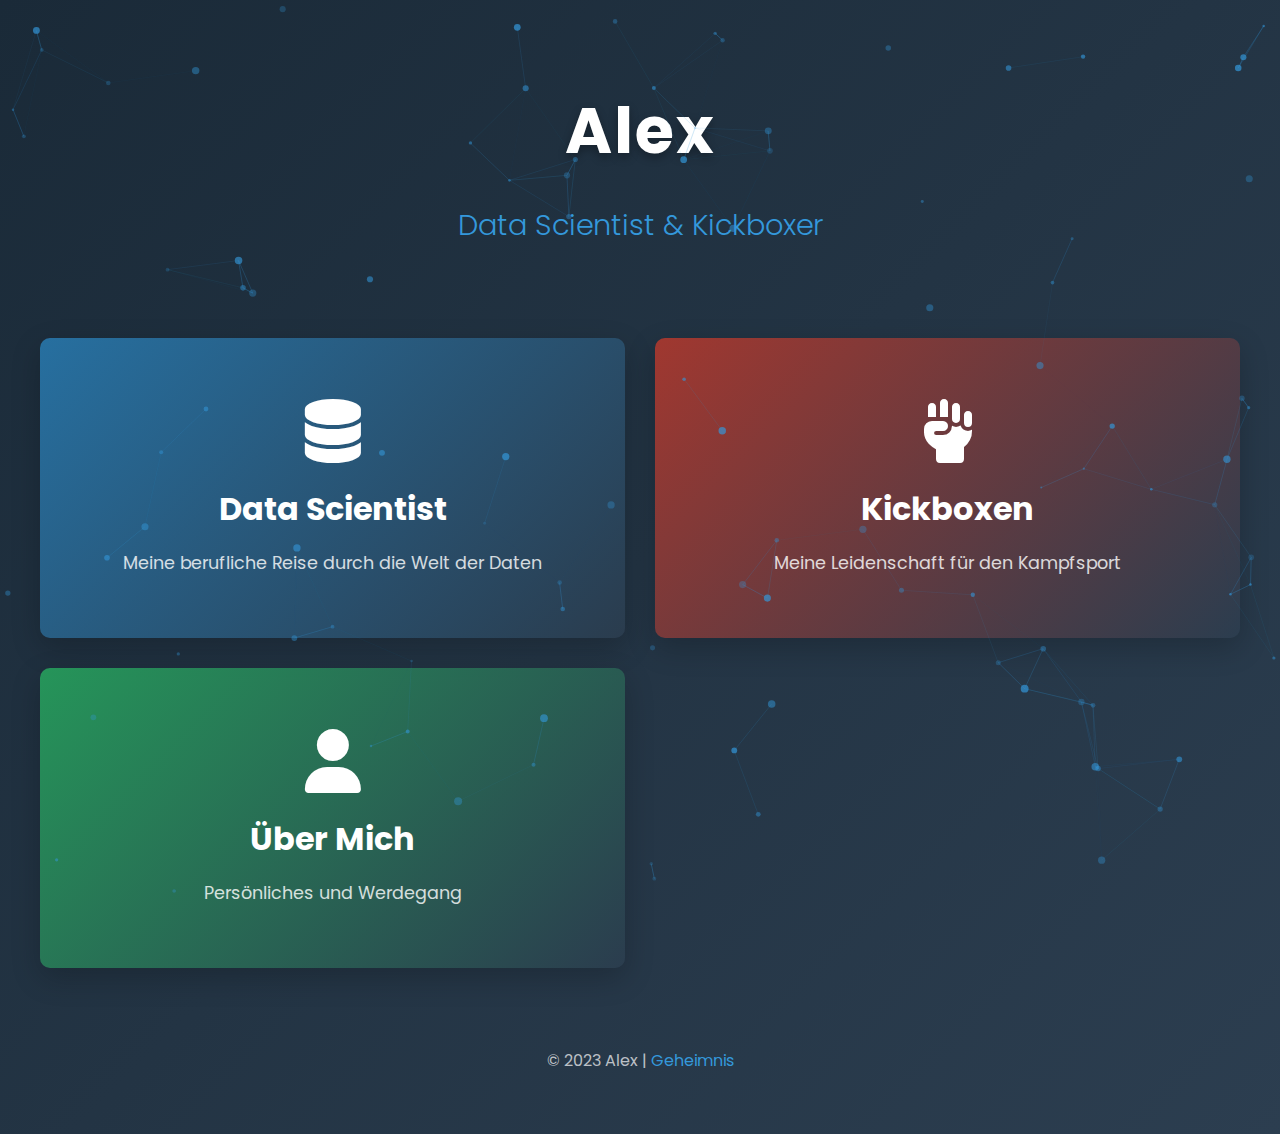
<file: website/index.html>
<!DOCTYPE html>
<html lang="de">
<head>
    <meta charset="UTF-8">
    <meta name="viewport" content="width=device-width, initial-scale=1.0">
    <title>Alex | Persönliche Website</title>
    <link rel="stylesheet" href="css/main.css">
    <link rel="stylesheet" href="css/index.css">
    <link rel="stylesheet" href="https://cdnjs.cloudflare.com/ajax/libs/font-awesome/6.4.0/css/all.min.css">
</head>
<body>
    <div class="nexus-container">
        <div class="header">
            <h1>Alex</h1>
            <p class="subtitle">Data Scientist & Kickboxer</p>
        </div>
        
        <div class="nexus-tiles">
            <a href="data-scientist.html" class="nexus-tile data-tile">
                <div class="tile-content">
                    <i class="fas fa-database"></i>
                    <h2>Data Scientist</h2>
                    <p>Meine berufliche Reise durch die Welt der Daten</p>
                </div>
            </a>
            
            <a href="kickboxing.html" class="nexus-tile kickboxing-tile">
                <div class="tile-content">
                    <i class="fas fa-fist-raised"></i>
                    <h2>Kickboxen</h2>
                    <p>Meine Leidenschaft für den Kampfsport</p>
                </div>
            </a>
            
            <a href="about.html" class="nexus-tile about-tile">
                <div class="tile-content">
                    <i class="fas fa-user"></i>
                    <h2>Über Mich</h2>
                    <p>Persönliches und Werdegang</p>
                </div>
            </a>
            
            <a href="contact.html" class="nexus-tile contact-tile">
                <div class="tile-content">
                    <i class="fas fa-envelope"></i>
                    <h2>Kontakt</h2>
                    <p>So erreichen Sie mich</p>
                </div>
            </a>
        </div>
        
        <div class="footer">
            <p>&copy; 2023 Alex | <a href="#" id="easter-egg">Geheimnis</a></p>
        </div>
    </div>

    <script src="js/main.js"></script>
    <script src="js/index.js"></script>
</body>
</html>
</file>
<file: website/css/main.css>
/* Allgemeine Styles für alle Seiten */
@import url('https://fonts.googleapis.com/css2?family=Poppins:wght@300;400;600;700&display=swap');

:root {
    --primary-color: #2c3e50;
    --secondary-color: #3498db;
    --accent-color: #e74c3c;
    --light-color: #ecf0f1;
    --dark-color: #2c3e50;
    --text-color: #333;
    --data-color: #2980b9;
    --kickboxing-color: #c0392b;
    --about-color: #27ae60;
    --contact-color: #8e44ad;
}

* {
    margin: 0;
    padding: 0;
    box-sizing: border-box;
}

body {
    font-family: 'Poppins', sans-serif;
    line-height: 1.6;
    color: var(--text-color);
    background-color: var(--light-color);
    min-height: 100vh;
}

a {
    text-decoration: none;
    color: var(--secondary-color);
    transition: color 0.3s ease;
}

a:hover {
    color: var(--accent-color);
}

.container {
    max-width: 1200px;
    margin: 0 auto;
    padding: 0 20px;
}

.header {
    text-align: center;
    padding: 40px 0;
}

.header h1 {
    font-size: 3rem;
    margin-bottom: 10px;
    color: var(--primary-color);
}

.subtitle {
    font-size: 1.5rem;
    color: var(--secondary-color);
    margin-bottom: 20px;
}

.navbar {
    background-color: var(--primary-color);
    padding: 15px 0;
    position: sticky;
    top: 0;
    z-index: 100;
}

.navbar ul {
    display: flex;
    justify-content: center;
    list-style-type: none;
}

.navbar li {
    margin: 0 15px;
}

.navbar a {
    color: var(--light-color);
    font-weight: 600;
    padding: 10px 15px;
    border-radius: 5px;
    transition: all 0.3s ease;
}

.navbar a:hover {
    background-color: rgba(255, 255, 255, 0.1);
}

.footer {
    text-align: center;
    padding: 20px;
    margin-top: 40px;
    background-color: var(--dark-color);
    color: var(--light-color);
}

.footer a {
    color: var(--light-color);
    text-decoration: underline;
}

.section {
    padding: 60px 0;
}

.section-title {
    font-size: 2.5rem;
    text-align: center;
    margin-bottom: 40px;
    position: relative;
}

.section-title::after {
    content: '';
    display: block;
    width: 80px;
    height: 4px;
    background-color: var(--secondary-color);
    margin: 15px auto;
}

/* Responsive Design */
@media (max-width: 768px) {
    .header h1 {
        font-size: 2.5rem;
    }
    
    .subtitle {
        font-size: 1.2rem;
    }
    
    .navbar ul {
        flex-direction: column;
        align-items: center;
    }
    
    .navbar li {
        margin: 10px 0;
    }
}

/* Animation für alle Seiten */
@keyframes fadeIn {
    from {
        opacity: 0;
        transform: translateY(20px);
    }
    to {
        opacity: 1;
        transform: translateY(0);
    }
}

.fade-in {
    animation: fadeIn 0.8s ease forwards;
}

/* Button Styles */
.btn {
    display: inline-block;
    padding: 12px 25px;
    background-color: var(--secondary-color);
    color: white;
    border-radius: 5px;
    font-weight: 600;
    transition: all 0.3s ease;
    border: none;
    cursor: pointer;
}

.btn:hover {
    background-color: var(--accent-color);
    transform: translateY(-3px);
    box-shadow: 0 5px 15px rgba(0, 0, 0, 0.1);
}

/* Zurück-nach-oben Button */
.back-to-top {
    position: fixed;
    bottom: 20px;
    right: 20px;
    background-color: var(--accent-color);
    color: white;
    width: 50px;
    height: 50px;
    border-radius: 50%;
    display: flex;
    align-items: center;
    justify-content: center;
    cursor: pointer;
    opacity: 0;
    transition: opacity 0.3s ease;
    z-index: 99;
}

.back-to-top.visible {
    opacity: 1;
}
</file>
<file: website/css/index.css>
/* Nexus-Stil für die Startseite */
.nexus-container {
    min-height: 100vh;
    background: linear-gradient(135deg, #1a2a38 0%, #2c3e50 100%);
    color: #fff;
    display: flex;
    flex-direction: column;
    align-items: center;
    justify-content: space-between;
    padding: 40px 20px;
}

.header {
    text-align: center;
    margin-bottom: 40px;
}

.header h1 {
    font-size: 4rem;
    color: #fff;
    margin-bottom: 20px;
    letter-spacing: 2px;
    text-shadow: 0 4px 10px rgba(0, 0, 0, 0.3);
    animation: glow 1.5s ease-in-out infinite alternate;
}

@keyframes glow {
    from {
        text-shadow: 0 0 5px #fff, 0 0 10px #fff, 0 0 15px var(--secondary-color), 0 0 20px var(--secondary-color);
    }
    to {
        text-shadow: 0 0 10px #fff, 0 0 20px #fff, 0 0 30px var(--secondary-color), 0 0 40px var(--secondary-color);
    }
}

.subtitle {
    font-size: 1.8rem;
    color: var(--secondary-color);
    font-weight: 300;
    margin-bottom: 10px;
}

.nexus-tiles {
    display: grid;
    grid-template-columns: repeat(2, 1fr);
    gap: 30px;
    max-width: 1200px;
    width: 100%;
}

.nexus-tile {
    position: relative;
    background-color: rgba(255, 255, 255, 0.1);
    border-radius: 10px;
    overflow: hidden;
    height: 300px;
    display: flex;
    align-items: center;
    justify-content: center;
    transition: all 0.4s ease;
    color: #fff;
    padding: 20px;
    box-shadow: 0 10px 30px rgba(0, 0, 0, 0.2);
    text-align: center;
}

.nexus-tile:hover {
    transform: translateY(-10px);
    box-shadow: 0 15px 40px rgba(0, 0, 0, 0.3);
}

.nexus-tile::before {
    content: '';
    position: absolute;
    top: 0;
    left: 0;
    width: 100%;
    height: 100%;
    background-size: cover;
    background-position: center;
    opacity: 0.2;
    transition: opacity 0.4s ease;
    z-index: 0;
}

.nexus-tile:hover::before {
    opacity: 0.4;
}

.tile-content {
    position: relative;
    z-index: 2;
}

.nexus-tile i {
    font-size: 4rem;
    margin-bottom: 20px;
    transition: transform 0.3s ease;
}

.nexus-tile:hover i {
    transform: scale(1.2);
}

.nexus-tile h2 {
    font-size: 2rem;
    margin-bottom: 15px;
}

.nexus-tile p {
    font-size: 1.1rem;
    opacity: 0.8;
}

/* Individuelle Tile-Styles */
.data-tile {
    background: linear-gradient(135deg, rgba(41, 128, 185, 0.8), rgba(44, 62, 80, 0.8));
}

.data-tile::before {
    background-image: url('https://images.unsplash.com/photo-1551288049-bebda4e38f71?ixlib=rb-1.2.1&auto=format&fit=crop&w=1350&q=80');
}

.kickboxing-tile {
    background: linear-gradient(135deg, rgba(192, 57, 43, 0.8), rgba(44, 62, 80, 0.8));
}

.kickboxing-tile::before {
    background-image: url('https://images.unsplash.com/photo-1547919307-1492efd15f1c?ixlib=rb-1.2.1&auto=format&fit=crop&w=1350&q=80');
}

.about-tile {
    background: linear-gradient(135deg, rgba(39, 174, 96, 0.8), rgba(44, 62, 80, 0.8));
}

.about-tile::before {
    background-image: url('https://images.unsplash.com/photo-1507003211169-0a1dd7228f2d?ixlib=rb-1.2.1&auto=format&fit=crop&w=1350&q=80');
}

.contact-tile {
    background: linear-gradient(135deg, rgba(142, 68, 173, 0.8), rgba(44, 62, 80, 0.8));
}

.contact-tile::before {
    background-image: url('https://images.unsplash.com/photo-1523966211575-eb4a01e7dd51?ixlib=rb-1.2.1&auto=format&fit=crop&w=1350&q=80');
}

.footer {
    margin-top: 60px;
    text-align: center;
    color: rgba(255, 255, 255, 0.7);
    background-color: transparent;
}

.footer a {
    color: var(--secondary-color);
    text-decoration: none;
    transition: color 0.3s ease;
}

.footer a:hover {
    color: #fff;
}

/* Responsive Design */
@media (max-width: 768px) {
    .nexus-tiles {
        grid-template-columns: 1fr;
    }
    
    .nexus-tile {
        height: 250px;
    }
    
    .header h1 {
        font-size: 3rem;
    }
    
    .subtitle {
        font-size: 1.4rem;
    }
}
</file>
